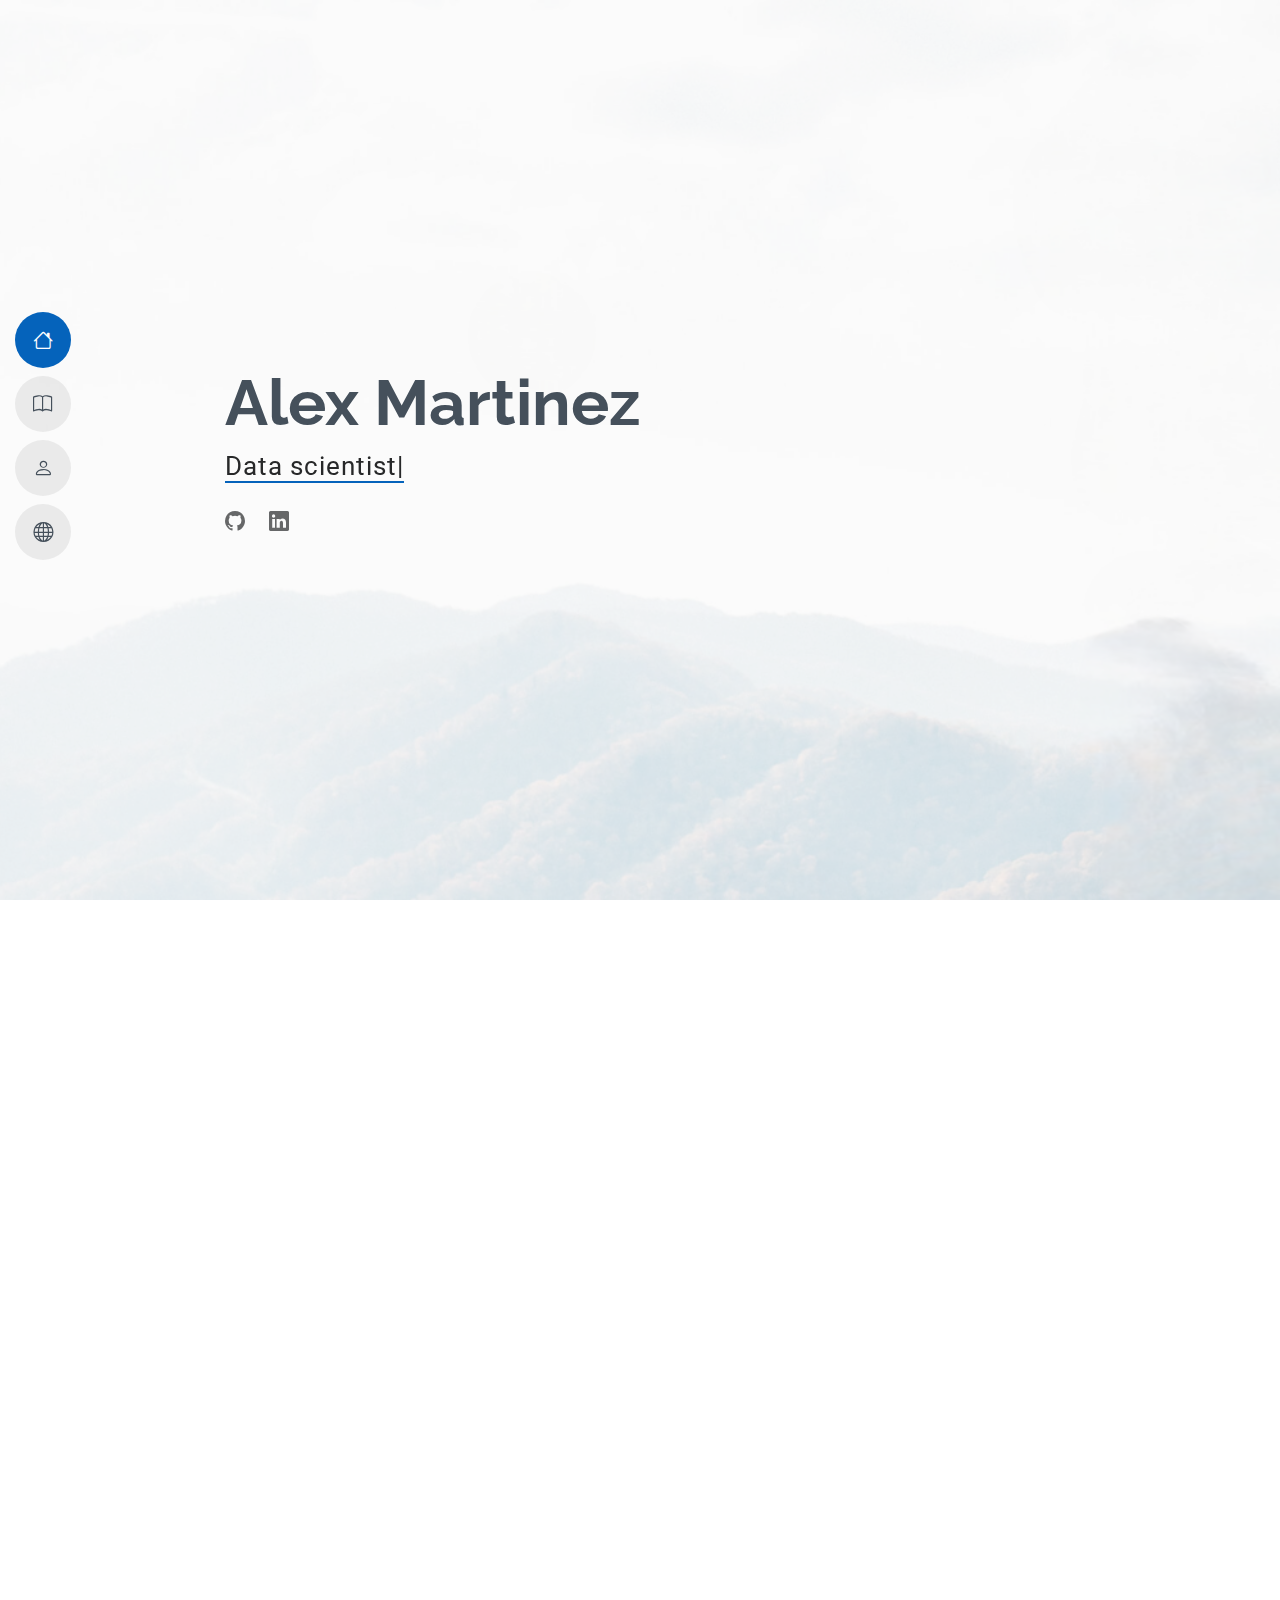
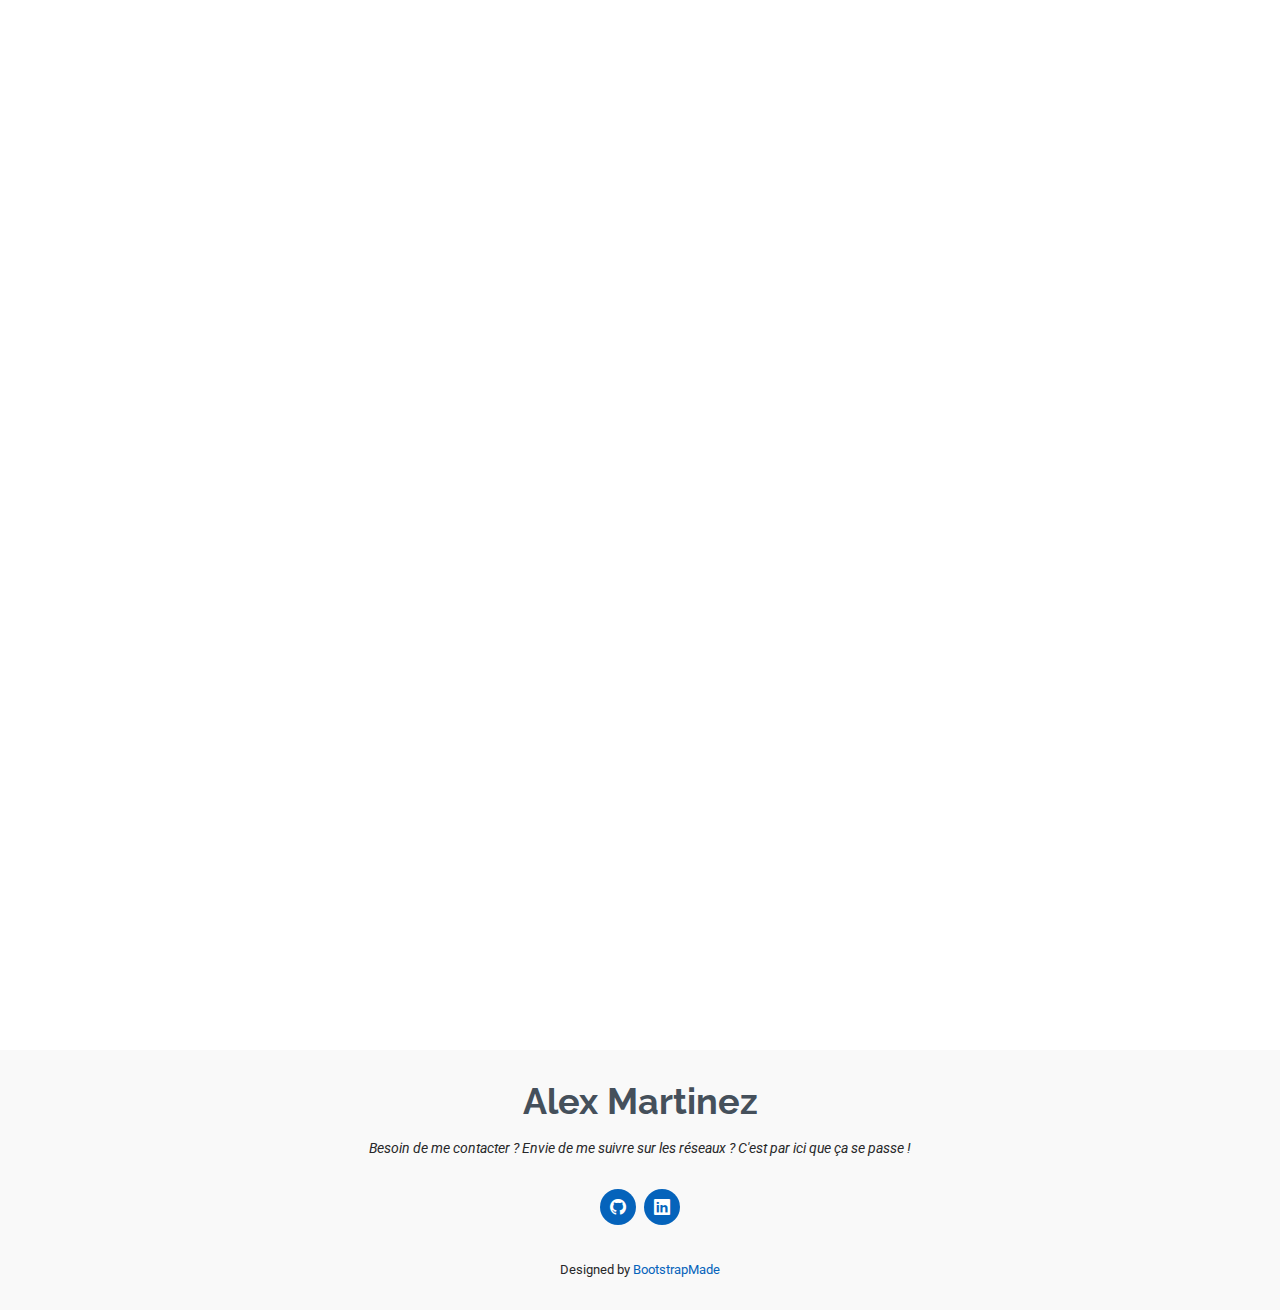
<file: index.html>
<!DOCTYPE html>
<html lang="en">

<head>
  <meta charset="utf-8">
  <meta content="width=device-width, initial-scale=1.0" name="viewport">
  <title>Portfolio de Alex Martinez</title>
  <meta content="" name="description">
  <meta content="" name="keywords">

  <!-- Favicons -->
  <link href="assets/img/favicon.png" rel="icon">
  <link href="assets/img/apple-touch-icon.png" rel="apple-touch-icon">

  <!-- Fonts -->
  <link href="https://fonts.googleapis.com" rel="preconnect">
  <link href="https://fonts.gstatic.com" rel="preconnect" crossorigin>
  <link href="https://fonts.googleapis.com/css2?family=Roboto:ital,wght@0,100;0,300;0,400;0,500;0,700;0,900;1,100;1,300;1,400;1,500;1,700;1,900&family=Poppins:ital,wght@0,100;0,200;0,300;0,400;0,500;0,600;0,700;0,800;0,900;1,100;1,200;1,300;1,400;1,500;1,600;1,700;1,800;1,900&family=Raleway:ital,wght@0,100;0,200;0,300;0,400;0,500;0,600;0,700;0,800;0,900;1,100;1,200;1,300;1,400;1,500;1,600;1,700;1,800;1,900&display=swap" rel="stylesheet">

  <!-- Vendor CSS Files -->
  <link href="assets/vendor/bootstrap/css/bootstrap.min.css" rel="stylesheet">
  <link href="assets/vendor/bootstrap-icons/bootstrap-icons.css" rel="stylesheet">
  <link href="assets/vendor/aos/aos.css" rel="stylesheet">
  <link href="assets/vendor/glightbox/css/glightbox.min.css" rel="stylesheet">
  <link href="assets/vendor/swiper/swiper-bundle.min.css" rel="stylesheet">

  <!-- Main CSS File -->
  <link href="assets/css/main.css" rel="stylesheet">

  <!-- =======================================================
  * Template Name: MyResume
  * Template URL: https://bootstrapmade.com/free-html-bootstrap-template-my-resume/
  * Updated: Jun 29 2024 with Bootstrap v5.3.3
  * Author: BootstrapMade.com
  * License: https://bootstrapmade.com/license/
  ======================================================== -->
</head>

<body class="index-page">

  <header id="header" class="header d-flex flex-column justify-content-center">

    <i class="header-toggle d-xl-none bi bi-list"></i>

    <nav id="navmenu" class="navmenu">
      <ul>
        <li><a href="#hero" class="active"><i class="bi bi-house navicon"></i><span>Home</span></a></li>
	<li><a href="#services"><i class="bi bi-book navicon"></i><span>Portfolio</span></a></li>
        <li><a href="#about"><i class="bi bi-person navicon"></i><span>About</span></a></li>
        <li><a href="index_en.html"><i class="bi bi-globe navicon"></i><span>English</span></a></li>
      </ul>
    </nav>

  </header>

  <main class="main">

    <!-- Hero Section -->
    <section id="hero" class="hero section light-background">

      <img src="assets/img/hero-bg.jpg" alt="">

      <div class="container" data-aos="zoom-out">
        <div class="row justify-content-center">
          <div class="col-lg-9">
            <h2>Alex Martinez</h2>
            <p><span class="typed" data-typed-items="Data scientist, Developpeur, Consultant, Créateur">Data scientist</span><span class="typed-cursor typed-cursor--blink" aria-hidden="true"></span></p>
            <div class="social-links">
              <a href="https://github.com/alexym1"><i class="bi bi-github"></i></a>
              <a href="https://www.linkedin.com/in/alex-yahiaoui-martinez/"><i class="bi bi-linkedin"></i></a>
            </div>
          </div>
        </div>
      </div>

    </section><!-- /Hero Section -->

    <!-- Services Section -->
    <section id="services" class="services section">

      <!-- Section Title -->
      <div class="container section-title" data-aos="fade-up">
        <h2>Portfolio</h2>
        <p>J'aime passer mon temps libre à coder. <br> Je suis très heureux de vous partager mes plus belles créations.</p>
      </div><!-- End Section Title -->

      <div class="container">

        <div class="row gy-4">

          <div class="col-lg-4 col-md-6" data-aos="fade-up" data-aos-delay="100">
            <div class="service-item item-cyan position-relative">
              <div class="icon">
                <img src = "assets/img/portfolio/app-1.png" width="85" height="100"></img>
              </div>
              <a href="https://alexym1.github.io/fusionchartsR/index.html" target="_blank" class="stretched-link">
                <h3>fusionchartsR</h3>
              </a>
              <p>Visualisation de données avec la librairie Fusioncharts.js.</p>
              <br>
              <p><b>language : R</b></p>
            </div>
          </div><!-- End Service Item -->

          <div class="col-lg-4 col-md-6" data-aos="fade-up" data-aos-delay="200">
            <div class="service-item item-orange position-relative">
              <div class="icon">
                <div class="icon">
					<img src = "assets/img/portfolio/app-2.png" width="85" height="100"></img>
				</div>
              </div>
              <a href="https://alexym1.github.io/booklet/" target="_blank" class="stretched-link">
                <h3>booklet</h3>
              </a>
              <p>Utilisation de méthodes d'analyses statistiques multivariées.</p>
              <br>
              <p><b>language : R</b></p>
            </div>
          </div><!-- End Service Item -->

          <div class="col-lg-4 col-md-6" data-aos="fade-up" data-aos-delay="300">
            <div class="service-item item-teal position-relative">
              <div class="icon">
                <div class="icon">
					<img src = "assets/img/portfolio/app-3.png" width="85" height="100"></img>
				</div>
              </div>
              <a href="https://alexym1.github.io/captain/" target="_blank" class="stretched-link">
                <h3>captain</h3>
              </a>
              <p>Utilisation de hooks de precommits au sein d'un écosystème R.</p>
              <br>
              <p><b>language : R</b></p>
            </div>
          </div><!-- End Service Item -->

          <div class="col-lg-4 col-md-6" data-aos="fade-up" data-aos-delay="400">
            <div class="service-item item-red position-relative">
              <div class="icon">
              <div class="icon">
      					<img src = "assets/img/portfolio/app-4.png" width="100" height="100"></img>
      				</div>
              </div>
                <h3>taglyatelle</h3>
              </a>
              <p>Automatiser ses pipelines Github avec un agent IA.</p>
              <a href="https://github.com/Taglyatelle/taglyatelle" target="_blank" class="stretched-link"></a>
              <br>
              <p><b>language : Python</b></p>
            </div>
          </div><!-- End Service Item -->

        </div>

      </div>

    </section><!-- /Services Section -->
	
	    <!-- About Section -->
    <section id="about" class="about section">

      <!-- Section Title -->
      <div class="container section-title" data-aos="fade-up">
        <h2>A propos de moi</h2>
        <p> Bonjour je m'appelle Alex, j'aide les entreprises à industrialiser leur projets AI/ML 🚀 <br> 
        Grand adepte de l'open source, je suis convaincu de son rôle essentiel pour relever les défis de demain. <br>
        Toujours partant pour collaborer sur des projets IA en sciences de la vie 🧬 </p>
      </div><!-- End Section Title -->

      <div class="container" data-aos="fade-up" data-aos-delay="100">

        <div class="row gy-4 justify-content-center">
          <div class="col-lg-4">
            <img src="assets/img/user.jpg", class="img-fluid" alt="">
          </div>
          <div class="col-lg-8 content">
            <h2>Data scientist &amp; Développeur.</h2>
            <h6>7+ années d'expérience en IA/ML</h6>
            </p>
            <div class="row">
              <div class="col-lg-8">
                <ul>
                  <li><i class="bi bi-chevron-right"></i> <strong>Email:</strong> <span>yahiaoui-martinez.alex@outlook.com</span></li>
                  <li><i class="bi bi-chevron-right"></i> <strong>Tél :</strong> <span>06.07.01.84.87</span></li>
                  <li><i class="bi bi-chevron-right"></i> <strong>Ville :</strong> <span>Paris, France</span></li>
                  <br>
                  <h6>Ma stack technique</h6>
                  <img src="assets/img/stack.JPG" width="100%" height="100%"></img>
                </ul>
              </div>
            </div>
          </div>
        </div>

      </div>

    </section><!-- /About Section -->

  </main>

  <footer id="footer" class="footer position-relative light-background">
    <div class="container">
      <h3 class="sitename">Alex Martinez</h3>
      <p>Besoin de me contacter ? Envie de me suivre sur les réseaux ? C'est par ici que ça se passe !</p>
      <div class="social-links d-flex justify-content-center">
        <a href="https://github.com/alexym1"><i class="bi bi-github"></i></a>
        <a href="https://www.linkedin.com/in/alex-yahiaoui-martinez/"><i class="bi bi-linkedin"></i></a>
      </div>
      <div class="container">
        <div class="credits">
          <!-- All the links in the footer should remain intact. -->
          <!-- You can delete the links only if you've purchased the pro version. -->
          <!-- Licensing information: https://bootstrapmade.com/license/ -->
          <!-- Purchase the pro version with working PHP/AJAX contact form: [buy-url] -->
          Designed by <a href="https://bootstrapmade.com/">BootstrapMade</a>
        </div>
      </div>
    </div>
  </footer>

  <!-- Scroll Top -->
  <a href="#" id="scroll-top" class="scroll-top d-flex align-items-center justify-content-center"><i class="bi bi-arrow-up-short"></i></a>

  <!-- Preloader -->
  <div id="preloader"></div>

  <!-- Vendor JS Files -->
  <script src="assets/vendor/bootstrap/js/bootstrap.bundle.min.js"></script>
  <script src="assets/vendor/php-email-form/validate.js"></script>
  <script src="assets/vendor/aos/aos.js"></script>
  <script src="assets/vendor/typed.js/typed.umd.js"></script>
  <script src="assets/vendor/purecounter/purecounter_vanilla.js"></script>
  <script src="assets/vendor/waypoints/noframework.waypoints.js"></script>
  <script src="assets/vendor/glightbox/js/glightbox.min.js"></script>
  <script src="assets/vendor/imagesloaded/imagesloaded.pkgd.min.js"></script>
  <script src="assets/vendor/isotope-layout/isotope.pkgd.min.js"></script>
  <script src="assets/vendor/swiper/swiper-bundle.min.js"></script>

  <!-- Main JS File -->
  <script src="assets/js/main.js"></script>

</body>

</html>
</file>
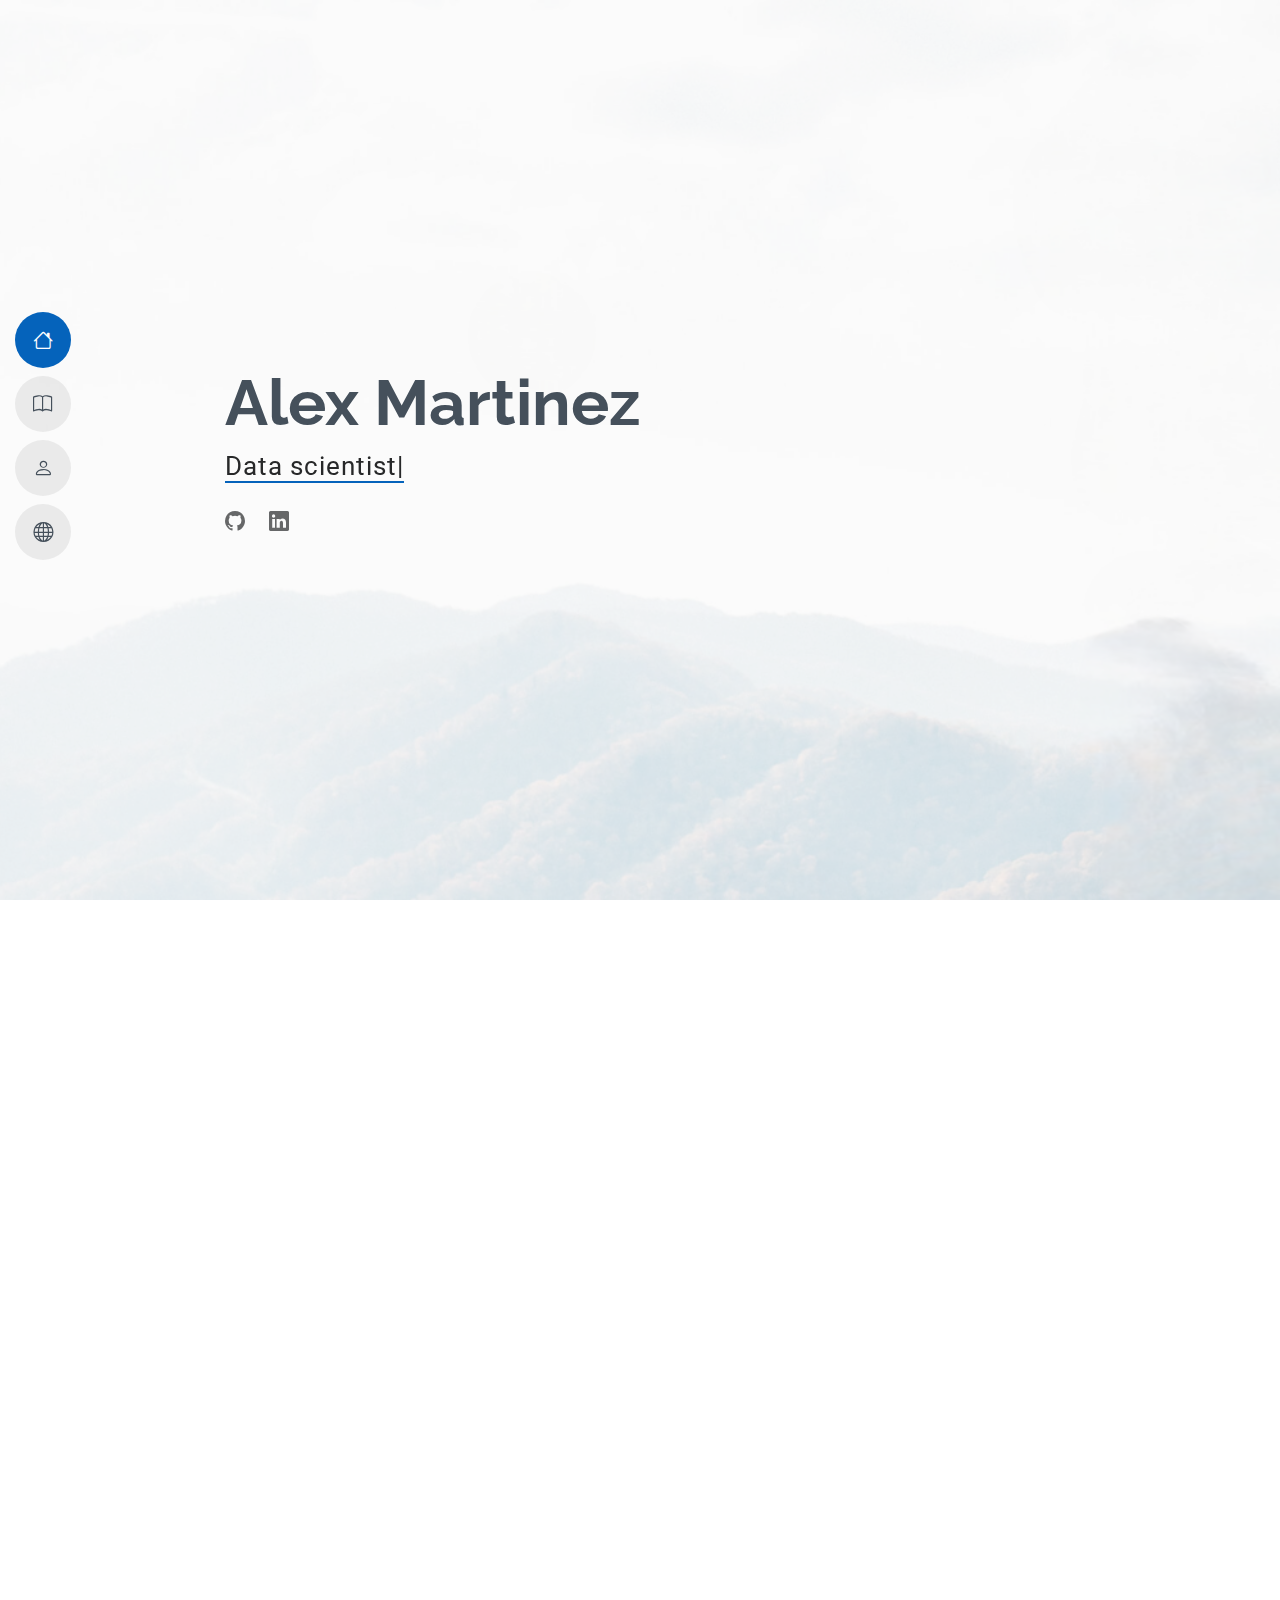
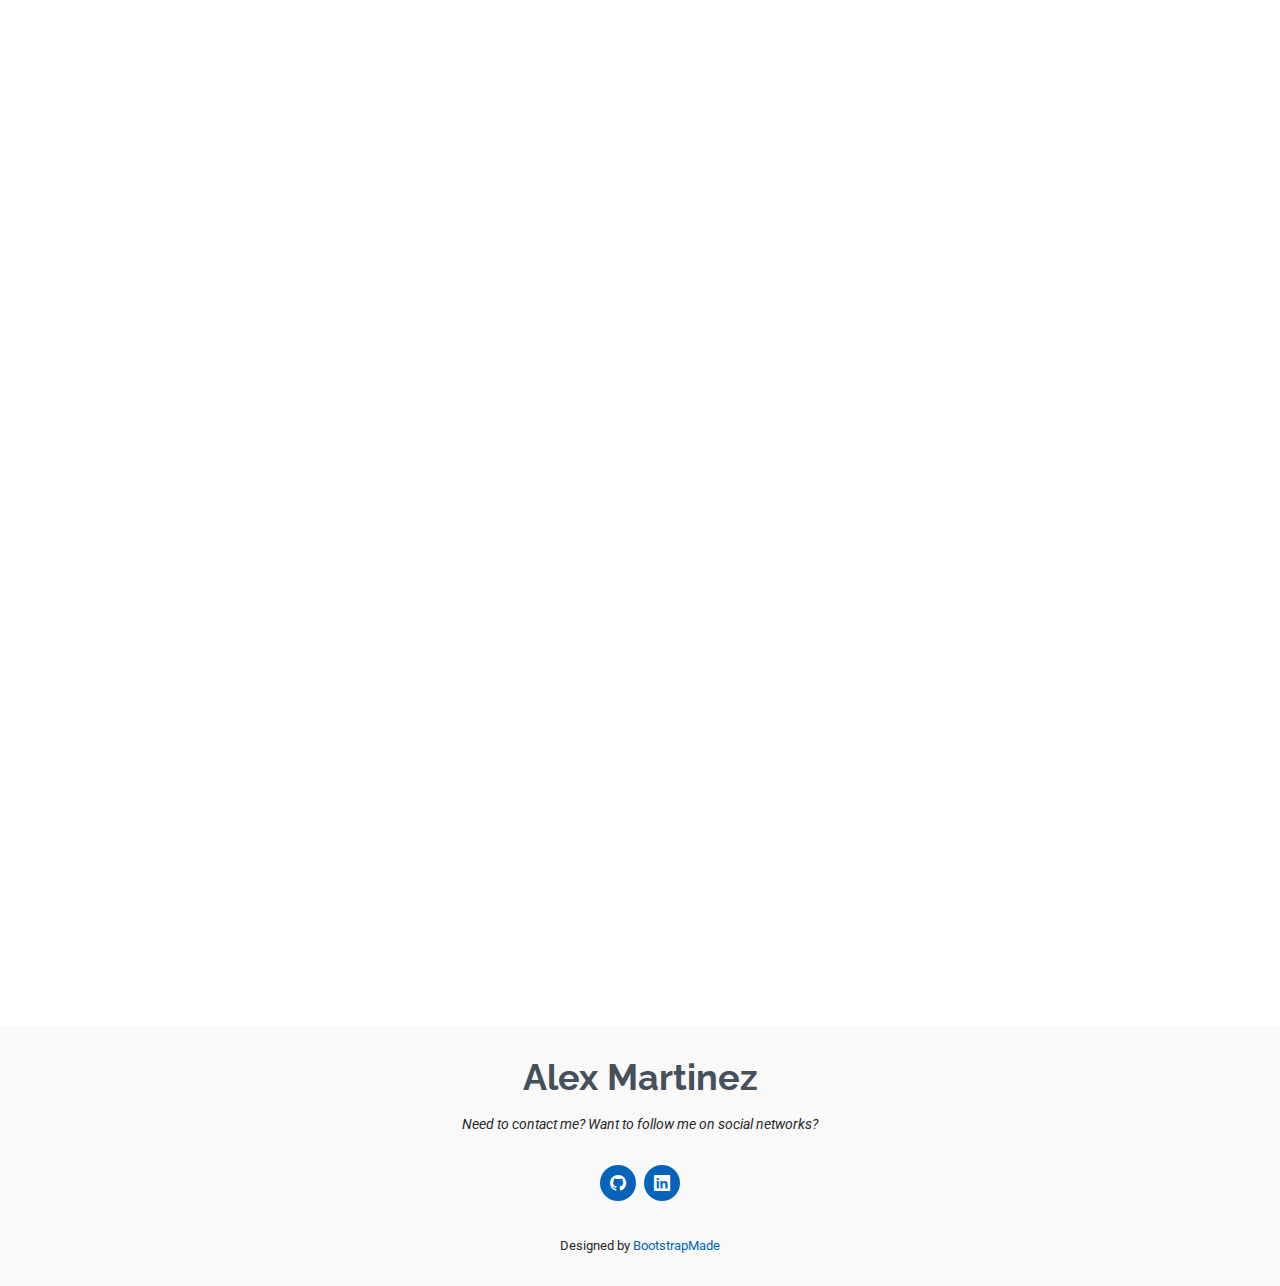
<file: index_en.html>
<!DOCTYPE html>
<html lang="en">

<head>
  <meta charset="utf-8">
  <meta content="width=device-width, initial-scale=1.0" name="viewport">
  <title>Alex Martinez's portfolio</title>
  <meta content="" name="description">
  <meta content="" name="keywords">

  <!-- Favicons -->
  <link href="assets/img/favicon.png" rel="icon">
  <link href="assets/img/apple-touch-icon.png" rel="apple-touch-icon">

  <!-- Fonts -->
  <link href="https://fonts.googleapis.com" rel="preconnect">
  <link href="https://fonts.gstatic.com" rel="preconnect" crossorigin>
  <link href="https://fonts.googleapis.com/css2?family=Roboto:ital,wght@0,100;0,300;0,400;0,500;0,700;0,900;1,100;1,300;1,400;1,500;1,700;1,900&family=Poppins:ital,wght@0,100;0,200;0,300;0,400;0,500;0,600;0,700;0,800;0,900;1,100;1,200;1,300;1,400;1,500;1,600;1,700;1,800;1,900&family=Raleway:ital,wght@0,100;0,200;0,300;0,400;0,500;0,600;0,700;0,800;0,900;1,100;1,200;1,300;1,400;1,500;1,600;1,700;1,800;1,900&display=swap" rel="stylesheet">

  <!-- Vendor CSS Files -->
  <link href="assets/vendor/bootstrap/css/bootstrap.min.css" rel="stylesheet">
  <link href="assets/vendor/bootstrap-icons/bootstrap-icons.css" rel="stylesheet">
  <link href="assets/vendor/aos/aos.css" rel="stylesheet">
  <link href="assets/vendor/glightbox/css/glightbox.min.css" rel="stylesheet">
  <link href="assets/vendor/swiper/swiper-bundle.min.css" rel="stylesheet">

  <!-- Main CSS File -->
  <link href="assets/css/main.css" rel="stylesheet">

  <!-- =======================================================
  * Template Name: MyResume
  * Template URL: https://bootstrapmade.com/free-html-bootstrap-template-my-resume/
  * Updated: Jun 29 2024 with Bootstrap v5.3.3
  * Author: BootstrapMade.com
  * License: https://bootstrapmade.com/license/
  ======================================================== -->
</head>

<body class="index-page">

  <header id="header" class="header d-flex flex-column justify-content-center">

    <i class="header-toggle d-xl-none bi bi-list"></i>

    <nav id="navmenu" class="navmenu">
      <ul>
        <li><a href="#hero" class="active"><i class="bi bi-house navicon"></i><span>Home</span></a></li>
		    <li><a href="#services"><i class="bi bi-book navicon"></i><span>Portfolio</span></a></li>
        <li><a href="#about"><i class="bi bi-person navicon"></i><span>About</span></a></li>
        <li><a href="index.html"><i class="bi bi-globe navicon"></i><span>French</span></a></li>
      </ul>
    </nav>

  </header>

  <main class="main">

    <!-- Hero Section -->
    <section id="hero" class="hero section light-background">

      <img src="assets/img/hero-bg.jpg" alt="">

      <div class="container" data-aos="zoom-out">
        <div class="row justify-content-center">
          <div class="col-lg-9">
            <h2>Alex Martinez</h2>
            <p><span class="typed" data-typed-items="Data scientist, Developer, Consultant, Creator">Data scientist</span><span class="typed-cursor typed-cursor--blink" aria-hidden="true"></span></p>
            <div class="social-links">
              <a href="https://github.com/alexym1"><i class="bi bi-github"></i></a>
              <a href="https://www.linkedin.com/in/alex-yahiaoui-martinez/"><i class="bi bi-linkedin"></i></a>
            </div>
          </div>
        </div>
      </div>

    </section><!-- /Hero Section -->

    <!-- Services Section -->
    <section id="services" class="services section">

      <!-- Section Title -->
      <div class="container section-title" data-aos="fade-up">
        <h2>Portfolio</h2>
        <p>During my spare time, I like coding. <br> I'm glad to share my projects with the community.</p>
      </div><!-- End Section Title -->

      <div class="container">

        <div class="row gy-4">

          <div class="col-lg-4 col-md-6" data-aos="fade-up" data-aos-delay="100">
            <div class="service-item item-cyan position-relative">
              <div class="icon">
                <img src = "assets/img/portfolio/app-1.png" width="85" height="100"></img>
              </div>
              <a href="https://alexym1.github.io/fusionchartsR/index.html" target="_blank" class="stretched-link">
                <h3>fusionchartsR</h3>
              </a>
              <p>Plot interactive charts with the library Fusioncharts.js.</p>
              <br>
              <p><b>language : R</b></p>
            </div>
          </div><!-- End Service Item -->

          <div class="col-lg-4 col-md-6" data-aos="fade-up" data-aos-delay="200">
            <div class="service-item item-orange position-relative">
              <div class="icon">
                <div class="icon">
					<img src = "assets/img/portfolio/app-2.png" width="85" height="100"></img>
				</div>
              </div>
              <a href="https://alexym1.github.io/booklet/" target="_blank" class="stretched-link">
                <h3>booklet</h3>
              </a>
              <p>Handle Multivariate exploratory data analysis methods</p>
              <br>
              <p><b>language : R</b></p>
            </div>
          </div><!-- End Service Item -->

          <div class="col-lg-4 col-md-6" data-aos="fade-up" data-aos-delay="300">
            <div class="service-item item-teal position-relative">
              <div class="icon">
                <div class="icon">
					<img src = "assets/img/portfolio/app-3.png" width="85" height="100"></img>
				</div>
              </div>
              <a href="https://alexym1.github.io/captain/" target="_blank" class="stretched-link">
                <h3>captain</h3>
              </a>
              <p>Running precommit hooks for the R ecosystem.</p>
              <br>
              <p><b>language : R</b></p>
            </div>
          </div><!-- End Service Item -->

          <div class="col-lg-4 col-md-6" data-aos="fade-up" data-aos-delay="400">
            <div class="service-item item-red position-relative">
              <div class="icon">
              <div class="icon">
      					<img src = "assets/img/portfolio/app-4.png" width="100" height="100"></img>
      				</div>
              </div>
                <h3>taglyatelle</h3>
              </a>
              <p>Delegate Github tasks to your AI agent.</p>
              <a href="https://github.com/Taglyatelle/taglyatelle" target="_blank" class="stretched-link"></a>
              <br>
              <p><b>language : Python</b></p>
            </div>
          </div><!-- End Service Item -->

        </div>

      </div>

    </section><!-- /Services Section -->
	
	    <!-- About Section -->
    <section id="about" class="about section">

      <!-- Section Title -->
      <div class="container section-title" data-aos="fade-up">
        <h2>About me</h2>
        <p> Hi i'm Alex. i help your company to scale your AI/ML projects from PoC to Production 🚀 <br> 
        Active member of open source community, i'm convinced of its essential role in meeting tomorrow's challenges. <br>
        Always open to collaboration on life sciences projects 🧬 </p>
      </div><!-- End Section Title -->

      <div class="container" data-aos="fade-up" data-aos-delay="100">

        <div class="row gy-4 justify-content-center">
          <div class="col-lg-4">
            <img src="assets/img/user.jpg", class="img-fluid" alt="">
          </div>
          <div class="col-lg-8 content">
            <h2>Data scientist &amp; Developer.</h2>
            <h6> 7+ years of XP in Data Science | GCP certified</h6>
            </p>
            <div class="row">
              <div class="col-lg-8">
                <ul>
                  <li><i class="bi bi-chevron-right"></i> <strong>Email:</strong> <span>yahiaoui-martinez.alex@outlook.com</span></li>
                  <li><i class="bi bi-chevron-right"></i> <strong>Tél :</strong> <span>06.07.01.84.87</span></li>
                  <li><i class="bi bi-chevron-right"></i> <strong>Ville :</strong> <span>Paris, France</span></li>
                  <br>
                  <h6>Technical stack</h6>
                  <img src="assets/img/stack.JPG" width="100%" height="100%"></img>
                </ul>
              </div>
            </div>
          </div>
        </div>

      </div>

    </section><!-- /About Section -->

  </main>

  <footer id="footer" class="footer position-relative light-background">
    <div class="container">
      <h3 class="sitename">Alex Martinez</h3>
      <p>Need to contact me? Want to follow me on social networks?</p>
      <div class="social-links d-flex justify-content-center">
        <a href="https://github.com/alexym1"><i class="bi bi-github"></i></a>
        <a href="https://www.linkedin.com/in/alex-yahiaoui-martinez/"><i class="bi bi-linkedin"></i></a>
      </div>
      <div class="container">
        <div class="credits">
          <!-- All the links in the footer should remain intact. -->
          <!-- You can delete the links only if you've purchased the pro version. -->
          <!-- Licensing information: https://bootstrapmade.com/license/ -->
          <!-- Purchase the pro version with working PHP/AJAX contact form: [buy-url] -->
          Designed by <a href="https://bootstrapmade.com/">BootstrapMade</a>
        </div>
      </div>
    </div>
  </footer>

  <!-- Scroll Top -->
  <a href="#" id="scroll-top" class="scroll-top d-flex align-items-center justify-content-center"><i class="bi bi-arrow-up-short"></i></a>

  <!-- Preloader -->
  <div id="preloader"></div>

  <!-- Vendor JS Files -->
  <script src="assets/vendor/bootstrap/js/bootstrap.bundle.min.js"></script>
  <script src="assets/vendor/php-email-form/validate.js"></script>
  <script src="assets/vendor/aos/aos.js"></script>
  <script src="assets/vendor/typed.js/typed.umd.js"></script>
  <script src="assets/vendor/purecounter/purecounter_vanilla.js"></script>
  <script src="assets/vendor/waypoints/noframework.waypoints.js"></script>
  <script src="assets/vendor/glightbox/js/glightbox.min.js"></script>
  <script src="assets/vendor/imagesloaded/imagesloaded.pkgd.min.js"></script>
  <script src="assets/vendor/isotope-layout/isotope.pkgd.min.js"></script>
  <script src="assets/vendor/swiper/swiper-bundle.min.js"></script>

  <!-- Main JS File -->
  <script src="assets/js/main.js"></script>

</body>

</html>
</file>
<file: assets/css/main.css>
/**
* Template Name: MyResume
* Template URL: https://bootstrapmade.com/free-html-bootstrap-template-my-resume/
* Updated: Jun 29 2024 with Bootstrap v5.3.3
* Author: BootstrapMade.com
* License: https://bootstrapmade.com/license/
*/

/*--------------------------------------------------------------
# Font & Color Variables
# Help: https://bootstrapmade.com/color-system/
--------------------------------------------------------------*/
/* Fonts */
:root {
  --default-font: "Roboto",  system-ui, -apple-system, "Segoe UI", Roboto, "Helvetica Neue", Arial, "Noto Sans", "Liberation Sans", sans-serif, "Apple Color Emoji", "Segoe UI Emoji", "Segoe UI Symbol", "Noto Color Emoji";
  --heading-font: "Raleway",  sans-serif;
  --nav-font: "Poppins",  sans-serif;
}

/* Global Colors - The following color variables are used throughout the website. Updating them here will change the color scheme of the entire website */
:root { 
  --background-color: #ffffff; /* Background color for the entire website, including individual sections */
  --default-color: #272829; /* Default color used for the majority of the text content across the entire website */
  --heading-color: #45505b; /* Color for headings, subheadings and title throughout the website */
  --accent-color: #0563bb; /* Accent color that represents your brand on the website. It's used for buttons, links, and other elements that need to stand out */
  --surface-color: #ffffff; /* The surface color is used as a background of boxed elements within sections, such as cards, icon boxes, or other elements that require a visual separation from the global background. */
  --contrast-color: #ffffff; /* Contrast color for text, ensuring readability against backgrounds of accent, heading, or default colors. */
}

/* Nav Menu Colors - The following color variables are used specifically for the navigation menu. They are separate from the global colors to allow for more customization options */
:root {
  --nav-color: #45505b;  /* The default color of the main navmenu links */
  --nav-hover-color: #0563bb; /* Applied to main navmenu links when they are hovered over or active */
  --nav-mobile-background-color: #ffffff; /* Used as the background color for mobile navigation menu */
  --nav-dropdown-background-color: #ffffff; /* Used as the background color for dropdown items that appear when hovering over primary navigation items */
  --nav-dropdown-color: #212529; /* Used for navigation links of the dropdown items in the navigation menu. */
  --nav-dropdown-hover-color: #0563bb; /* Similar to --nav-hover-color, this color is applied to dropdown navigation links when they are hovered over. */
}

/* Color Presets - These classes override global colors when applied to any section or element, providing reuse of the sam color scheme. */

.light-background {
  --background-color: #f9f9f9;
  --surface-color: #ffffff;
}

.dark-background {
  --background-color: #060606;
  --default-color: #ffffff;
  --heading-color: #ffffff;
  --surface-color: #252525;
  --contrast-color: #ffffff;
}

/* Smooth scroll */
:root {
  scroll-behavior: smooth;
}

/*--------------------------------------------------------------
# General Styling & Shared Classes
--------------------------------------------------------------*/
body {
  color: var(--default-color);
  background-color: var(--background-color);
  font-family: var(--default-font);
}

a {
  color: var(--accent-color);
  text-decoration: none;
  transition: 0.3s;
}

a:hover {
  color: color-mix(in srgb, var(--accent-color), transparent 25%);
  text-decoration: none;
}

h1,
h2,
h3,
h4,
h5,
h6 {
  color: var(--heading-color);
  font-family: var(--heading-font);
}

/* PHP Email Form Messages
------------------------------*/
.php-email-form .error-message {
  display: none;
  background: #df1529;
  color: #ffffff;
  text-align: left;
  padding: 15px;
  margin-bottom: 24px;
  font-weight: 600;
}

.php-email-form .sent-message {
  display: none;
  color: #ffffff;
  background: #059652;
  text-align: center;
  padding: 15px;
  margin-bottom: 24px;
  font-weight: 600;
}

.php-email-form .loading {
  display: none;
  background: var(--surface-color);
  text-align: center;
  padding: 15px;
  margin-bottom: 24px;
}

.php-email-form .loading:before {
  content: "";
  display: inline-block;
  border-radius: 50%;
  width: 24px;
  height: 24px;
  margin: 0 10px -6px 0;
  border: 3px solid var(--accent-color);
  border-top-color: var(--surface-color);
  animation: php-email-form-loading 1s linear infinite;
}

@keyframes php-email-form-loading {
  0% {
    transform: rotate(0deg);
  }

  100% {
    transform: rotate(360deg);
  }
}

/*--------------------------------------------------------------
# Global Header
--------------------------------------------------------------*/
.header {
  color: var(--default-color);
  position: fixed;
  top: 0;
  left: 0;
  bottom: 0;
  padding: 0 15px;
  transition: all ease-in-out 0.3s;
  overflow-y: auto;
  z-index: 997;
  min-width: 200px;
}

@media (max-width: 1199px) {
  .header {
    background-color: var(--background-color);
    border-right: 1px solid color-mix(in srgb, var(--default-color), transparent 90%);
    width: 300px;
    left: -100%;
  }
}

@media (min-width: 1200px) and (max-width: 1600px) {
  .header~main {
    margin-left: 160px;
  }

  .header~main .hero {
    margin-left: -160px;
    width: 100vw;
  }
}

.header.header-show {
  left: 0;
}

.header .header-toggle {
  color: var(--contrast-color);
  background-color: var(--accent-color);
  font-size: 22px;
  display: flex;
  align-items: center;
  justify-content: center;
  width: 40px;
  height: 40px;
  border-radius: 50%;
  cursor: pointer;
  position: fixed;
  top: 15px;
  right: 15px;
  z-index: 9999;
  transition: background-color 0.3s;
}

.header .header-toggle:hover {
  color: var(--contrast-color);
  background-color: color-mix(in srgb, var(--accent-color) 90%, white 15%);
}

/*--------------------------------------------------------------
# Navigation Menu
--------------------------------------------------------------*/
.navmenu {
  padding: 0;
  z-index: 9997;
}

.navmenu ul {
  list-style: none;
  padding: 0 0 20px 0;
  margin: 0;
  width: 140px;
}

.navmenu a,
.navmenu a:focus {
  color: var(--nav-color);
  font-family: var(--nav-font);
  display: flex;
  align-items: center;
  padding: 10px 18px;
  margin-bottom: 8px;
  font-size: 15px;
  border-radius: 50px;
  background: color-mix(in srgb, var(--default-color), transparent 92%);
  height: 56px;
  width: 100%;
  overflow: hidden;
  transition: 0.3s;
}

.navmenu a i,
.navmenu a:focus i {
  font-size: 20px;
}

.navmenu a span,
.navmenu a:focus span {
  padding: 0 5px 0 7px;
}

@media (min-width: 992px) {

  .navmenu a,
  .navmenu a:focus {
    max-width: 56px;
  }

  .navmenu a span,
  .navmenu a:focus span {
    display: none;
  }
}

.navmenu a:hover,
.navmenu .active,
.navmenu .active:focus,
.navmenu li:hover>a {
  color: var(--contrast-color);
  background: var(--nav-hover-color);
}

.navmenu a:hover,
.navmenu li:hover>a {
  max-width: 100%;
  color: var(--contrast-color);
}

.navmenu a:hover span,
.navmenu li:hover>a span {
  display: block;
}

/*--------------------------------------------------------------
# Global Footer
--------------------------------------------------------------*/
.footer {
  color: var(--default-color);
  background-color: var(--background-color);
  font-size: 14px;
  text-align: center;
  padding: 30px 0;
  position: relative;
}

.footer h3 {
  font-size: 36px;
  font-weight: 700;
  position: relative;
  padding: 0;
  margin: 0 0 15px 0;
}

.footer p {
  font-size: 15;
  font-style: italic;
  padding: 0;
  margin: 0 0 30px 0;
}

.footer .social-links {
  margin: 0 0 30px 0;
}

.footer .social-links a {
  font-size: 16px;
  display: flex;
  align-items: center;
  justify-content: center;
  background: var(--accent-color);
  color: var(--contrast-color);
  line-height: 1;
  margin: 0 4px;
  border-radius: 50%;
  text-align: center;
  width: 36px;
  height: 36px;
  transition: 0.3s;
}

.footer .social-links a:hover {
  background: color-mix(in srgb, var(--accent-color), transparent 20%);
  text-decoration: none;
}

.footer .copyright {
  padding-top: 25px;
  border-top: 1px solid color-mix(in srgb, var(--default-color), transparent 90%);
}

.footer .credits {
  font-size: 13px;
  padding-top: 5px;
}

/*--------------------------------------------------------------
# Preloader
--------------------------------------------------------------*/
#preloader {
  position: fixed;
  inset: 0;
  z-index: 999999;
  overflow: hidden;
  background: var(--background-color);
  transition: all 0.6s ease-out;
}

#preloader:before {
  content: "";
  position: fixed;
  top: calc(50% - 30px);
  left: calc(50% - 30px);
  border: 6px solid #ffffff;
  border-color: var(--accent-color) transparent var(--accent-color) transparent;
  border-radius: 50%;
  width: 60px;
  height: 60px;
  animation: animate-preloader 1.5s linear infinite;
}

@keyframes animate-preloader {
  0% {
    transform: rotate(0deg);
  }

  100% {
    transform: rotate(360deg);
  }
}

/*--------------------------------------------------------------
# Scroll Top Button
--------------------------------------------------------------*/
.scroll-top {
  position: fixed;
  visibility: hidden;
  opacity: 0;
  right: 15px;
  bottom: -15px;
  z-index: 99999;
  background-color: var(--accent-color);
  width: 44px;
  height: 44px;
  border-radius: 50px;
  transition: all 0.4s;
}

.scroll-top i {
  font-size: 24px;
  color: var(--contrast-color);
  line-height: 0;
}

.scroll-top:hover {
  background-color: color-mix(in srgb, var(--accent-color), transparent 20%);
  color: var(--contrast-color);
}

.scroll-top.active {
  visibility: visible;
  opacity: 1;
  bottom: 15px;
}

/*--------------------------------------------------------------
# Disable aos animation delay on mobile devices
--------------------------------------------------------------*/
@media screen and (max-width: 768px) {
  [data-aos-delay] {
    transition-delay: 0 !important;
  }
}

/*--------------------------------------------------------------
# Global Page Titles & Breadcrumbs
--------------------------------------------------------------*/
.page-title {
  --background-color: color-mix(in srgb, var(--default-color), transparent 96%);
  color: var(--default-color);
  background-color: var(--background-color);
  padding: 20px 0;
  position: relative;
}

.page-title h1 {
  font-size: 28px;
  font-weight: 700;
  margin: 0;
}

.page-title .breadcrumbs ol {
  display: flex;
  flex-wrap: wrap;
  list-style: none;
  padding: 0 0 10px 0;
  margin: 0;
  font-size: 14px;
  font-weight: 400;
}

.page-title .breadcrumbs ol li+li {
  padding-left: 10px;
}

.page-title .breadcrumbs ol li+li::before {
  content: "/";
  display: inline-block;
  padding-right: 10px;
  color: color-mix(in srgb, var(--default-color), transparent 70%);
}

/*--------------------------------------------------------------
# Global Sections
--------------------------------------------------------------*/
section,
.section {
  color: var(--default-color);
  background-color: var(--background-color);
  padding: 60px 0;
  overflow: clip;
}

/*--------------------------------------------------------------
# Global Section Titles
--------------------------------------------------------------*/
.section-title {
  text-align: center;
  padding-bottom: 60px;
  position: relative;
}

.section-title h2 {
  font-size: 32px;
  font-weight: 700;
  margin-bottom: 20px;
  padding-bottom: 20px;
  position: relative;
}

.section-title h2:before {
  content: "";
  position: absolute;
  display: block;
  width: 160px;
  height: 1px;
  background: color-mix(in srgb, var(--default-color), transparent 60%);
  left: 0;
  right: 0;
  bottom: 1px;
  margin: auto;
}

.section-title h2::after {
  content: "";
  position: absolute;
  display: block;
  width: 60px;
  height: 3px;
  background: var(--accent-color);
  left: 0;
  right: 0;
  bottom: 0;
  margin: auto;
}

.section-title p {
  margin-bottom: 0;
}

/*--------------------------------------------------------------
# Hero Section
--------------------------------------------------------------*/
.hero {
  width: 100%;
  min-height: 100vh;
  position: relative;
  padding: 80px 0;
  display: flex;
  align-items: center;
  justify-content: center;
}

.hero img {
  position: absolute;
  inset: 0;
  display: block;
  width: 100%;
  height: 100%;
  object-fit: cover;
  z-index: 1;
}

.hero:before {
  content: "";
  background: color-mix(in srgb, var(--background-color), transparent 30%);
  position: absolute;
  inset: 0;
  z-index: 2;
}

.hero .container {
  position: relative;
  z-index: 3;
}

.hero h2 {
  margin: 0;
  font-size: 64px;
  font-weight: 700;
}

.hero p {
  margin: 5px 0 0 0;
  font-size: 26px;
}

.hero p span {
  letter-spacing: 1px;
  border-bottom: 2px solid var(--accent-color);
}

.hero .social-links {
  margin-top: 25px;
}

.hero .social-links a {
  font-size: 20px;
  display: inline-block;
  color: color-mix(in srgb, var(--default-color), transparent 30%);
  line-height: 1;
  margin-right: 20px;
  transition: 0.3s;
}

.hero .social-links a:hover {
  color: var(--accent-color);
}

@media (max-width: 768px) {
  .hero h2 {
    font-size: 32px;
  }

  .hero p {
    font-size: 20px;
  }
}

/*--------------------------------------------------------------
# About Section
--------------------------------------------------------------*/
.about .content h2 {
  font-weight: 700;
  font-size: 24px;
}

.about .content ul {
  list-style: none;
  padding: 0;
}

.about .content ul li {
  margin-bottom: 20px;
  display: flex;
  align-items: center;
}

.about .content ul strong {
  margin-right: 10px;
}

.about .content ul i {
  font-size: 16px;
  margin-right: 5px;
  color: var(--accent-color);
  line-height: 0;
}

/*--------------------------------------------------------------
# Stats Section
--------------------------------------------------------------*/
.stats i {
  background-color: var(--accent-color);
  color: var(--contrast-color);
  width: 54px;
  height: 54px;
  font-size: 24px;
  border-radius: 50px;
  display: inline-flex;
  align-items: center;
  justify-content: center;
  position: relative;
  z-index: 1;
}

.stats .stats-item {
  margin-top: 10px;
  width: 100%;
  position: relative;
  text-align: center;
  z-index: 0;
}

.stats .stats-item span {
  font-size: 36px;
  display: block;
  font-weight: 700;
  color: color-mix(in srgb, var(--default-color), transparent 20%);
}

.stats .stats-item p {
  padding: 0;
  margin: 0;
  color: color-mix(in srgb, var(--default-color), transparent 50%);
  font-size: 16px;
}

/*--------------------------------------------------------------
# Skills Section
--------------------------------------------------------------*/
.skills .progress {
  height: 60px;
  display: block;
  background: none;
  border-radius: 0;
}

.skills .progress .skill {
  color: var(--heading-color);
  padding: 0;
  margin: 0 0 6px 0;
  text-transform: uppercase;
  display: block;
  font-weight: 600;
  font-family: var(--heading-font);
}

.skills .progress .skill .val {
  float: right;
  font-style: normal;
}

.skills .progress-bar-wrap {
  background: color-mix(in srgb, var(--default-color), transparent 90%);
  height: 10px;
}

.skills .progress-bar {
  width: 1px;
  height: 10px;
  transition: 0.9s;
  background-color: var(--accent-color);
}

/*--------------------------------------------------------------
# Resume Section
--------------------------------------------------------------*/
.resume .resume-title {
  color: var(--heading-color);
  font-size: 26px;
  font-weight: 700;
  margin-top: 20px;
  margin-bottom: 20px;
}

.resume .resume-item {
  padding: 0 0 20px 20px;
  margin-top: -2px;
  border-left: 2px solid var(--accent-color);
  position: relative;
}

.resume .resume-item h4 {
  line-height: 18px;
  font-size: 18px;
  font-weight: 600;
  text-transform: uppercase;
  color: color-mix(in srgb, var(--default-color), transparent 20%);
  margin-bottom: 10px;
}

.resume .resume-item h5 {
  font-size: 16px;
  padding: 5px 15px;
  display: inline-block;
  font-weight: 600;
  margin-bottom: 10px;
}

.resume .resume-item ul {
  padding-left: 20px;
}

.resume .resume-item ul li {
  padding-bottom: 10px;
}

.resume .resume-item:last-child {
  padding-bottom: 0;
}

.resume .resume-item::before {
  content: "";
  position: absolute;
  width: 16px;
  height: 16px;
  border-radius: 50px;
  left: -9px;
  top: 0;
  background: var(--background-color);
  border: 2px solid var(--accent-color);
}

/*--------------------------------------------------------------
# Portfolio Section
--------------------------------------------------------------*/
.portfolio .portfolio-filters {
  padding: 0;
  margin: 0 auto 20px auto;
  list-style: none;
  text-align: center;
}

.portfolio .portfolio-filters li {
  cursor: pointer;
  display: inline-block;
  padding: 8px 20px 10px 20px;
  margin: 0;
  font-size: 15px;
  font-weight: 500;
  line-height: 1;
  margin-bottom: 5px;
  border-radius: 50px;
  transition: all 0.3s ease-in-out;
  font-family: var(--heading-font);
}

.portfolio .portfolio-filters li:hover,
.portfolio .portfolio-filters li.filter-active {
  color: var(--contrast-color);
  background-color: var(--accent-color);
}

.portfolio .portfolio-filters li:first-child {
  margin-left: 0;
}

.portfolio .portfolio-filters li:last-child {
  margin-right: 0;
}

@media (max-width: 575px) {
  .portfolio .portfolio-filters li {
    font-size: 14px;
    margin: 0 0 10px 0;
  }
}

.portfolio .portfolio-item {
  position: relative;
  overflow: hidden;
}

.portfolio .portfolio-item .portfolio-info {
  opacity: 0;
  position: absolute;
  left: 12px;
  right: 12px;
  bottom: -100%;
  z-index: 3;
  transition: all ease-in-out 0.5s;
  background: color-mix(in srgb, var(--background-color), transparent 10%);
  padding: 15px;
}

.portfolio .portfolio-item .portfolio-info h4 {
  font-size: 18px;
  font-weight: 600;
  padding-right: 50px;
}

.portfolio .portfolio-item .portfolio-info p {
  color: color-mix(in srgb, var(--default-color), transparent 30%);
  font-size: 14px;
  margin-bottom: 0;
  padding-right: 50px;
}

.portfolio .portfolio-item .portfolio-info .preview-link,
.portfolio .portfolio-item .portfolio-info .details-link {
  position: absolute;
  right: 50px;
  font-size: 24px;
  top: calc(50% - 14px);
  color: color-mix(in srgb, var(--default-color), transparent 30%);
  transition: 0.3s;
  line-height: 0;
}

.portfolio .portfolio-item .portfolio-info .preview-link:hover,
.portfolio .portfolio-item .portfolio-info .details-link:hover {
  color: var(--accent-color);
}

.portfolio .portfolio-item .portfolio-info .details-link {
  right: 14px;
  font-size: 28px;
}

.portfolio .portfolio-item:hover .portfolio-info {
  opacity: 1;
  bottom: 0;
}

/*--------------------------------------------------------------
# Services Section
--------------------------------------------------------------*/
.services .service-item {
  background-color: var(--surface-color);
  box-shadow: 0px 5px 90px 0px rgba(0, 0, 0, 0.1);
  height: 100%;
  padding: 60px 30px;
  text-align: center;
  transition: 0.3s;
  border-radius: 5px;
}

.services .service-item .icon {
  margin: 0 auto;
  width: 100px;
  height: 100px;
  display: flex;
  align-items: center;
  justify-content: center;
  transition: ease-in-out 0.3s;
  position: relative;
}

.services .service-item .icon i {
  font-size: 36px;
  transition: 0.5s;
  position: relative;
}

.services .service-item .icon svg {
  position: absolute;
  top: 0;
  left: 0;
}

.services .service-item .icon svg path {
  transition: 0.5s;
  fill: color-mix(in srgb, var(--default-color), transparent 95%);
}

.services .service-item h3 {
  font-weight: 700;
  margin: 10px 0 15px 0;
  font-size: 22px;
}

.services .service-item p {
  line-height: 24px;
  font-size: 14px;
  margin-bottom: 0;
}

.services .service-item:hover {
  box-shadow: 0px 5px 35px 0px rgba(0, 0, 0, 0.1);
}

.services .service-item.item-cyan i {
  color: #0dcaf0;
}

.services .service-item.item-cyan:hover .icon i {
  color: #fff;
}

.services .service-item.item-cyan:hover .icon path {
  fill: #0dcaf0;
}

.services .service-item.item-orange i {
  color: #fd7e14;
}

.services .service-item.item-orange:hover .icon i {
  color: #fff;
}

.services .service-item.item-orange:hover .icon path {
  fill: #fd7e14;
}

.services .service-item.item-teal i {
  color: #20c997;
}

.services .service-item.item-teal:hover .icon i {
  color: #fff;
}

.services .service-item.item-teal:hover .icon path {
  fill: #20c997;
}

.services .service-item.item-red i {
  color: #df1529;
}

.services .service-item.item-red:hover .icon i {
  color: #fff;
}

.services .service-item.item-red:hover .icon path {
  fill: #df1529;
}

.services .service-item.item-indigo i {
  color: #6610f2;
}

.services .service-item.item-indigo:hover .icon i {
  color: #fff;
}

.services .service-item.item-indigo:hover .icon path {
  fill: #6610f2;
}

.services .service-item.item-pink i {
  color: #f3268c;
}

.services .service-item.item-pink:hover .icon i {
  color: #fff;
}

.services .service-item.item-pink:hover .icon path {
  fill: #f3268c;
}

/*--------------------------------------------------------------
# Testimonials Section
--------------------------------------------------------------*/
.testimonials .testimonials-carousel,
.testimonials .testimonials-slider {
  overflow: hidden;
}

.testimonials .testimonial-item .testimonial-content {
  border-left: 3px solid var(--accent-color);
  padding-left: 30px;
}

.testimonials .testimonial-item .testimonial-img {
  border-radius: 50%;
  border: 4px solid var(--background-color);
  margin: 0 auto;
}

.testimonials .testimonial-item h3 {
  font-size: 20px;
  font-weight: bold;
  margin: 10px 0 5px 0;
}

.testimonials .testimonial-item h4 {
  font-size: 14px;
  color: color-mix(in srgb, var(--default-color), transparent 40%);
  margin: 0 0 10px 0;
}

.testimonials .testimonial-item .stars i {
  color: #ffc107;
  margin: 0 1px;
}

.testimonials .testimonial-item .quote-icon-left,
.testimonials .testimonial-item .quote-icon-right {
  color: color-mix(in srgb, var(--accent-color), transparent 50%);
  font-size: 26px;
  line-height: 0;
}

.testimonials .testimonial-item .quote-icon-left {
  display: inline-block;
  left: -5px;
  position: relative;
}

.testimonials .testimonial-item .quote-icon-right {
  display: inline-block;
  right: -5px;
  position: relative;
  top: 10px;
  transform: scale(-1, -1);
}

.testimonials .testimonial-item p {
  font-style: italic;
}

.testimonials .swiper-wrapper {
  height: auto;
}

.testimonials .swiper-pagination {
  margin-top: 30px;
  position: relative;
}

.testimonials .swiper-pagination .swiper-pagination-bullet {
  width: 12px;
  height: 12px;
  background-color: color-mix(in srgb, var(--default-color), transparent 85%);
  opacity: 1;
}

.testimonials .swiper-pagination .swiper-pagination-bullet-active {
  background-color: var(--accent-color);
}

/*--------------------------------------------------------------
# Contact Section
--------------------------------------------------------------*/
.contact .info-item+.info-item {
  margin-top: 40px;
}

.contact .info-item i {
  color: var(--accent-color);
  background: color-mix(in srgb, var(--accent-color), transparent 92%);
  font-size: 20px;
  width: 44px;
  height: 44px;
  display: flex;
  justify-content: center;
  align-items: center;
  border-radius: 50px;
  transition: all 0.3s ease-in-out;
  margin-right: 15px;
}

.contact .info-item h3 {
  padding: 0;
  font-size: 18px;
  font-weight: 700;
  margin-bottom: 5px;
}

.contact .info-item p {
  padding: 0;
  margin-bottom: 0;
  font-size: 14px;
}

.contact .info-item:hover i {
  background: var(--accent-color);
  color: var(--contrast-color);
}

.contact .php-email-form {
  height: 100%;
}

.contact .php-email-form input[type=text],
.contact .php-email-form input[type=email],
.contact .php-email-form textarea {
  font-size: 14px;
  padding: 10px 15px;
  box-shadow: none;
  border-radius: 0;
  color: var(--default-color);
  background-color: color-mix(in srgb, var(--background-color), transparent 50%);
  border-color: color-mix(in srgb, var(--default-color), transparent 80%);
}

.contact .php-email-form input[type=text]:focus,
.contact .php-email-form input[type=email]:focus,
.contact .php-email-form textarea:focus {
  border-color: var(--accent-color);
}

.contact .php-email-form input[type=text]::placeholder,
.contact .php-email-form input[type=email]::placeholder,
.contact .php-email-form textarea::placeholder {
  color: color-mix(in srgb, var(--default-color), transparent 70%);
}

.contact .php-email-form button[type=submit] {
  color: var(--contrast-color);
  background: var(--accent-color);
  border: 0;
  padding: 10px 30px;
  transition: 0.4s;
  border-radius: 50px;
}

.contact .php-email-form button[type=submit]:hover {
  background: color-mix(in srgb, var(--accent-color), transparent 25%);
}

/*--------------------------------------------------------------
# Portfolio Details Section
--------------------------------------------------------------*/
.portfolio-details .portfolio-details-slider img {
  width: 100%;
}

.portfolio-details .swiper-wrapper {
  height: auto;
}

.portfolio-details .swiper-button-prev,
.portfolio-details .swiper-button-next {
  width: 48px;
  height: 48px;
}

.portfolio-details .swiper-button-prev:after,
.portfolio-details .swiper-button-next:after {
  color: rgba(255, 255, 255, 0.8);
  background-color: rgba(0, 0, 0, 0.15);
  font-size: 24px;
  border-radius: 50%;
  width: 48px;
  height: 48px;
  display: flex;
  align-items: center;
  justify-content: center;
  transition: 0.3s;
}

.portfolio-details .swiper-button-prev:hover:after,
.portfolio-details .swiper-button-next:hover:after {
  background-color: rgba(0, 0, 0, 0.3);
}

@media (max-width: 575px) {

  .portfolio-details .swiper-button-prev,
  .portfolio-details .swiper-button-next {
    display: none;
  }
}

.portfolio-details .swiper-pagination {
  margin-top: 20px;
  position: relative;
}

.portfolio-details .swiper-pagination .swiper-pagination-bullet {
  width: 10px;
  height: 10px;
  background-color: color-mix(in srgb, var(--default-color), transparent 85%);
  opacity: 1;
}

.portfolio-details .swiper-pagination .swiper-pagination-bullet-active {
  background-color: var(--accent-color);
}

.portfolio-details .portfolio-info h3 {
  font-size: 22px;
  font-weight: 700;
  margin-bottom: 20px;
  padding-bottom: 20px;
  position: relative;
}

.portfolio-details .portfolio-info h3:after {
  content: "";
  position: absolute;
  display: block;
  width: 50px;
  height: 3px;
  background: var(--accent-color);
  left: 0;
  bottom: 0;
}

.portfolio-details .portfolio-info ul {
  list-style: none;
  padding: 0;
  font-size: 15px;
}

.portfolio-details .portfolio-info ul li {
  display: flex;
  flex-direction: column;
  padding-bottom: 15px;
}

.portfolio-details .portfolio-info ul strong {
  text-transform: uppercase;
  font-weight: 400;
  color: color-mix(in srgb, var(--default-color), transparent 50%);
  font-size: 14px;
}

.portfolio-details .portfolio-info .btn-visit {
  padding: 8px 40px;
  background: var(--accent-color);
  color: var(--contrast-color);
  border-radius: 50px;
  transition: 0.3s;
}

.portfolio-details .portfolio-info .btn-visit:hover {
  background: color-mix(in srgb, var(--accent-color), transparent 20%);
}

.portfolio-details .portfolio-description h2 {
  font-size: 26px;
  font-weight: 700;
  margin-bottom: 20px;
}

.portfolio-details .portfolio-description p {
  padding: 0;
}

.portfolio-details .portfolio-description .testimonial-item {
  padding: 30px 30px 0 30px;
  position: relative;
  background: color-mix(in srgb, var(--default-color), transparent 97%);
  margin-bottom: 50px;
}

.portfolio-details .portfolio-description .testimonial-item .testimonial-img {
  width: 90px;
  border-radius: 50px;
  border: 6px solid var(--background-color);
  float: left;
  margin: 0 10px 0 0;
}

.portfolio-details .portfolio-description .testimonial-item h3 {
  font-size: 18px;
  font-weight: bold;
  margin: 15px 0 5px 0;
  padding-top: 20px;
}

.portfolio-details .portfolio-description .testimonial-item h4 {
  font-size: 14px;
  color: #6c757d;
  margin: 0;
}

.portfolio-details .portfolio-description .testimonial-item .quote-icon-left,
.portfolio-details .portfolio-description .testimonial-item .quote-icon-right {
  color: color-mix(in srgb, var(--accent-color), transparent 50%);
  font-size: 26px;
  line-height: 0;
}

.portfolio-details .portfolio-description .testimonial-item .quote-icon-left {
  display: inline-block;
  left: -5px;
  position: relative;
}

.portfolio-details .portfolio-description .testimonial-item .quote-icon-right {
  display: inline-block;
  right: -5px;
  position: relative;
  top: 10px;
  transform: scale(-1, -1);
}

.portfolio-details .portfolio-description .testimonial-item p {
  font-style: italic;
  margin: 0 0 15px 0 0 0;
  padding: 0;
}

/*--------------------------------------------------------------
# Service Details Section
--------------------------------------------------------------*/
.service-details .service-box {
  padding: 20px;
  box-shadow: 0px 2px 20px rgba(0, 0, 0, 0.1);
}

.service-details .service-box+.service-box {
  margin-top: 30px;
}

.service-details .service-box h4 {
  font-size: 20px;
  font-weight: 700;
  border-bottom: 2px solid color-mix(in srgb, var(--default-color), transparent 92%);
  padding-bottom: 15px;
  margin-bottom: 15px;
}

.service-details .services-list a {
  color: color-mix(in srgb, var(--default-color), transparent 20%);
  background-color: color-mix(in srgb, var(--default-color), transparent 96%);
  display: flex;
  align-items: center;
  padding: 12px 15px;
  margin-top: 15px;
  transition: 0.3s;
}

.service-details .services-list a:first-child {
  margin-top: 0;
}

.service-details .services-list a i {
  font-size: 16px;
  margin-right: 8px;
  color: var(--accent-color);
}

.service-details .services-list a.active {
  color: var(--contrast-color);
  background-color: var(--accent-color);
}

.service-details .services-list a.active i {
  color: var(--contrast-color);
}

.service-details .services-list a:hover {
  background-color: color-mix(in srgb, var(--accent-color), transparent 95%);
  color: var(--accent-color);
}

.service-details .download-catalog a {
  color: var(--default-color);
  display: flex;
  align-items: center;
  padding: 10px 0;
  transition: 0.3s;
  border-top: 1px solid color-mix(in srgb, var(--default-color), transparent 90%);
}

.service-details .download-catalog a:first-child {
  border-top: 0;
  padding-top: 0;
}

.service-details .download-catalog a:last-child {
  padding-bottom: 0;
}

.service-details .download-catalog a i {
  font-size: 24px;
  margin-right: 8px;
  color: var(--accent-color);
}

.service-details .download-catalog a:hover {
  color: var(--accent-color);
}

.service-details .help-box {
  background-color: var(--accent-color);
  color: var(--contrast-color);
  margin-top: 30px;
  padding: 30px 15px;
}

.service-details .help-box .help-icon {
  font-size: 48px;
}

.service-details .help-box h4,
.service-details .help-box a {
  color: var(--contrast-color);
}

.service-details .services-img {
  margin-bottom: 20px;
}

.service-details h3 {
  font-size: 26px;
  font-weight: 700;
}

.service-details p {
  font-size: 15px;
}

.service-details ul {
  list-style: none;
  padding: 0;
  font-size: 15px;
}

.service-details ul li {
  padding: 5px 0;
  display: flex;
  align-items: center;
}

.service-details ul i {
  font-size: 20px;
  margin-right: 8px;
  color: var(--accent-color);
}

/*--------------------------------------------------------------
# Starter Section Section
--------------------------------------------------------------*/
.starter-section {
  /* Add your styles here */
}
</file>
